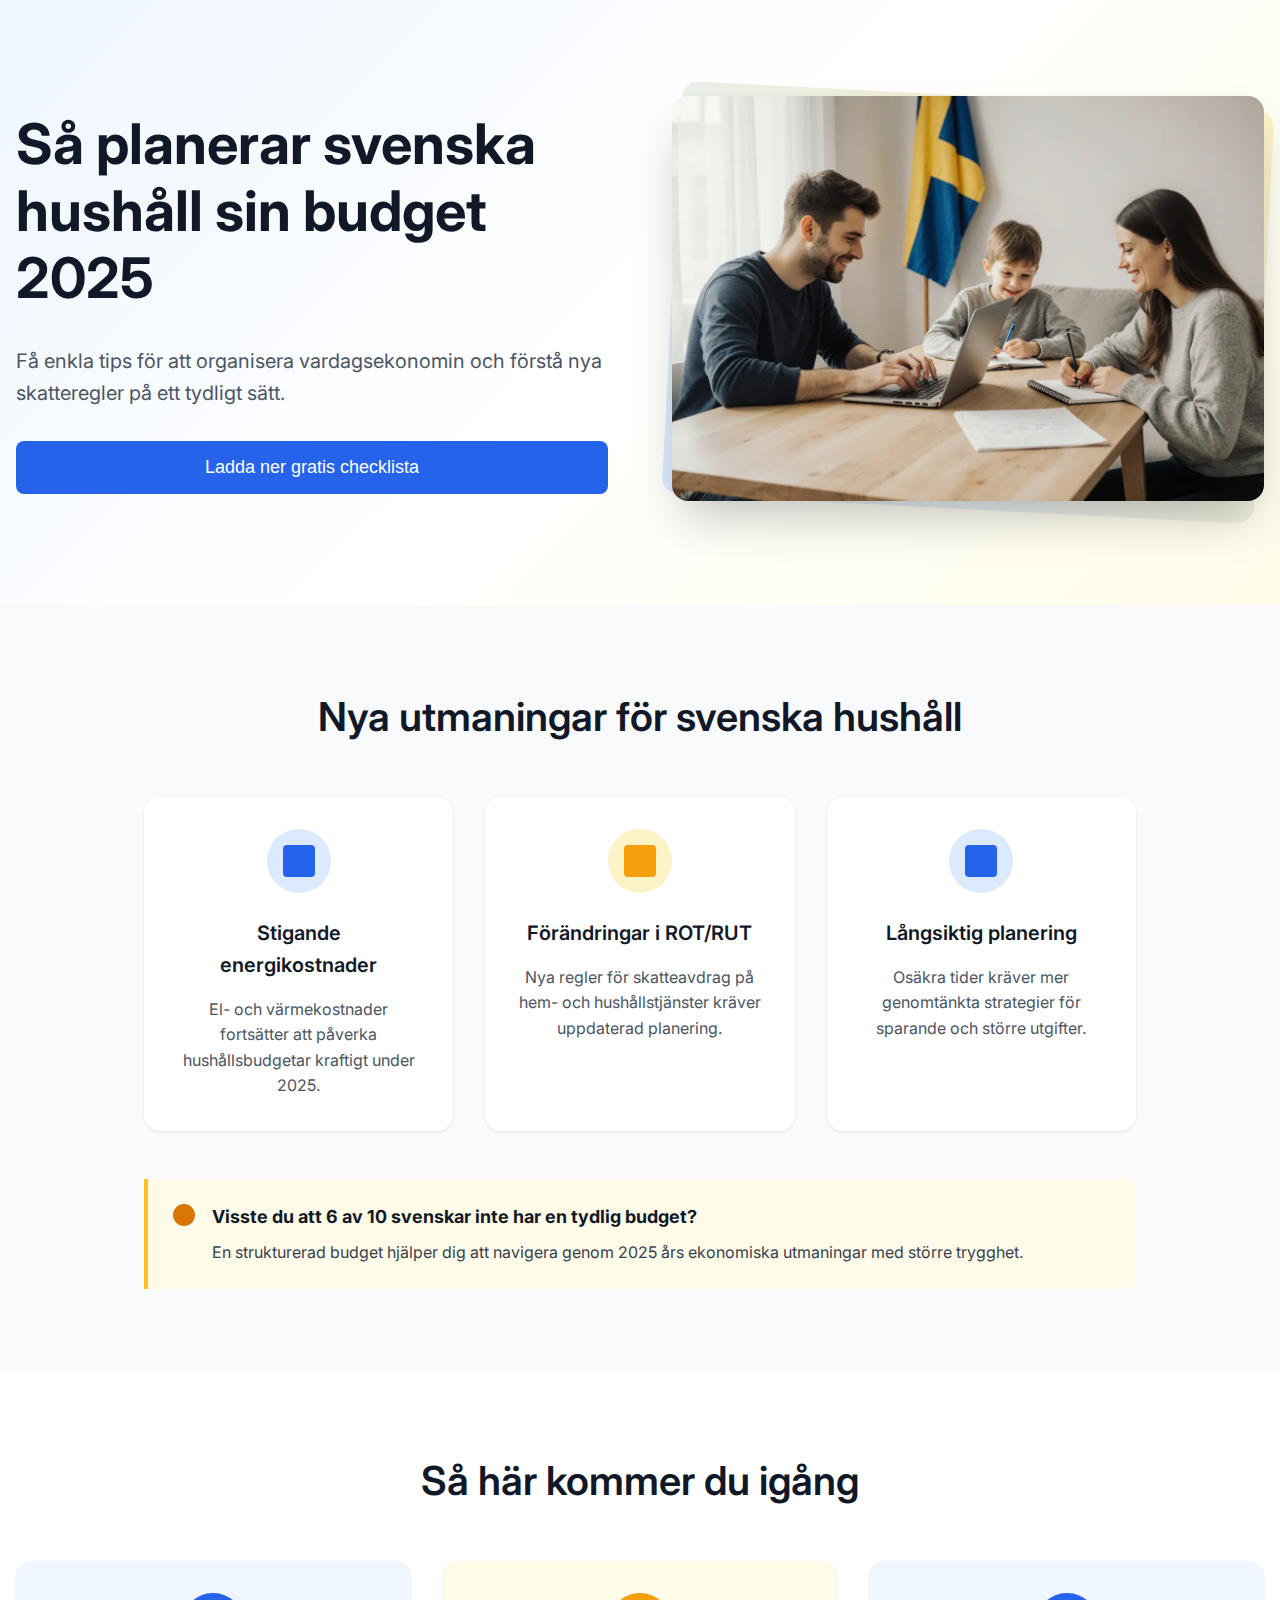
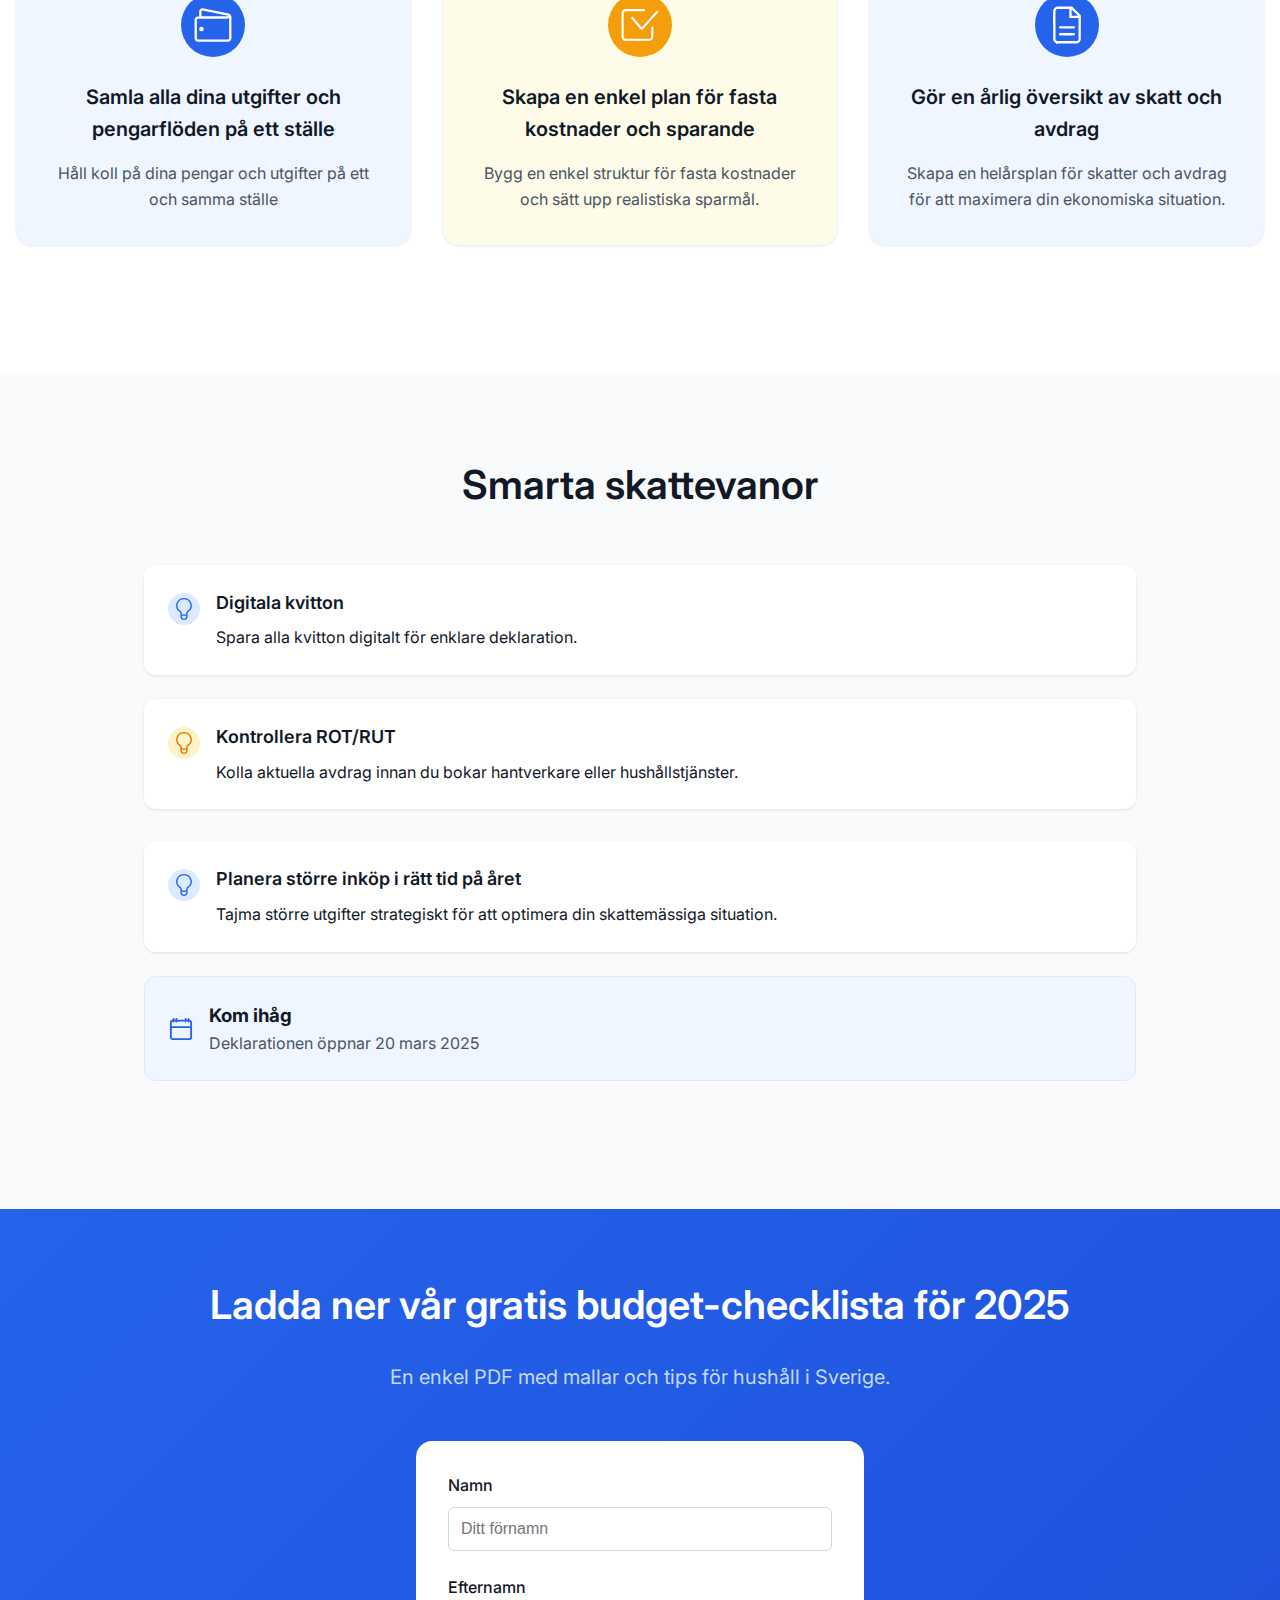
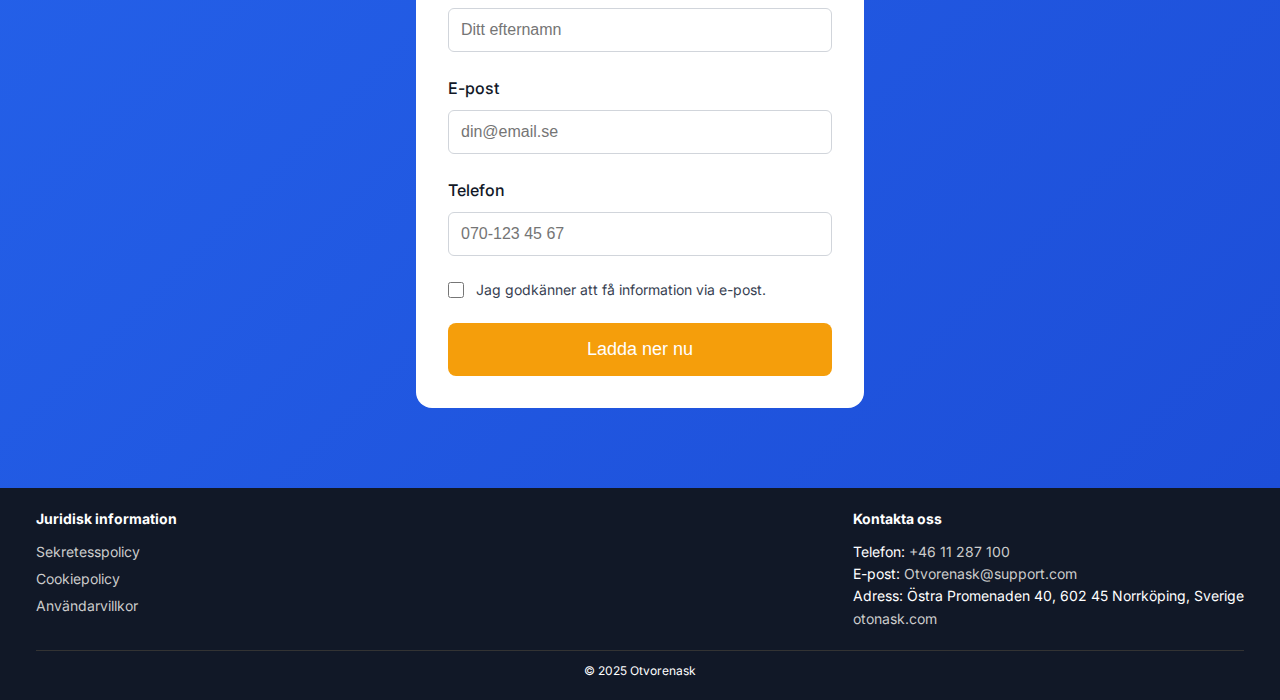
<file: index.html>
<!DOCTYPE html>
<html lang='sv'>
<head>
    <meta charset='UTF-8'>
    <meta name='viewport' content='width=device-width, initial-scale=1.0'>
    <meta name="description" content="Gratis budget-checklista för svenska hushåll 2025. Få enkla tips för vardagsekonomi och skatteregler i Sverige.">
    <title>Så planerar svenska hushåll sin budget 2025</title>
    <link rel='preconnect' href='https://fonts.googleapis.com'>
    <link rel='preconnect' href='https://fonts.gstatic.com' crossorigin>
    <link href='https://fonts.googleapis.com/css2?family=Inter:wght@400;500;600;700&display=swap' rel='stylesheet'>
    <link rel="stylesheet" href="style.css">
    <link rel="icon" href="favicon.ico">
</head>
<body>

<!-- Hero Section -->
<section class='hero'>
    <div class='container-lg'>
        <div class='hero-grid'>
            <div class='hero-content'>
                <h1>Så planerar svenska hushåll sin budget 2025</h1>
                <p>Få enkla tips för att organisera vardagsekonomin och förstå nya skatteregler på ett tydligt sätt.</p>
                <button class='btn btn-primary' onclick='scrollToForm()'>
                    Ladda ner gratis checklista
                </button>
            </div>
            <div class='hero-image-container'>
                <div class='hero-image-bg'></div>
                <img
                        src='image.webp'
                        alt='Swedish family planning budget'
                        class='hero-image'
                />
            </div>
        </div>
    </div>
</section>

<!-- Why Planning Matters 2025 -->
<section class='section section-gray'>
    <div class='container-md'>
        <h2 class='section-title'>Nya utmaningar för svenska hushåll</h2>

        <div class='grid-3'>
            <div class='card'>
                <div class='icon-container icon-blue-light'>
                    <div style='width: 2rem; height: 2rem; background: var(--blue-600); border-radius: 0.25rem;'></div>
                </div>
                <h3>Stigande energikostnader</h3>
                <p>El- och värmekostnader fortsätter att påverka hushållsbudgetar kraftigt under 2025.</p>
            </div>

            <div class='card'>
                <div class='icon-container icon-yellow-light'>
                    <div style='width: 2rem; height: 2rem; background: var(--yellow-500); border-radius: 0.25rem;'></div>
                </div>
                <h3>Förändringar i ROT/RUT</h3>
                <p>Nya regler för skatteavdrag på hem- och hushållstjänster kräver uppdaterad planering.</p>
            </div>

            <div class='card'>
                <div class='icon-container icon-blue-light'>
                    <div style='width: 2rem; height: 2rem; background: var(--blue-600); border-radius: 0.25rem;'></div>
                </div>
                <h3>Långsiktig planering</h3>
                <p>Osäkra tider kräver mer genomtänkta strategier för sparande och större utgifter.</p>
            </div>
        </div>

        <div class='highlight-box'>
            <div class='highlight-content'>
                <svg class='icon' viewBox='0 0 24 24' fill='none' stroke='currentColor' stroke-width='2'
                     style='color: var(--yellow-600); flex-shrink: 0;'>
                    <path d='M9 12l2 2 4-4'></path>
                    <circle cx='12' cy='12' r='10'></circle>
                </svg>
                <div>
                    <p>
                        <strong>Visste du att 6 av 10 svenskar inte har en tydlig budget?</strong>
                    </p>
                    <p style='margin-top: 0.5rem; color: var(--gray-700);'>
                        En strukturerad budget hjälper dig att navigera genom 2025 års ekonomiska utmaningar med större trygghet.
                    </p>
                </div>
            </div>
        </div>
    </div>
</section>

<!-- Three Steps to Better Budget -->
<section class='section'>
    <div class='container-lg'>
        <h2 class='section-title'>Så här kommer du igång</h2>

        <div class='grid-3'>
            <div class='card card-blue'>
                <div class='icon-container icon-blue'>
                    <svg class='icon-lg' viewBox="0 0 256 256">
                        <g><g><path fill="white" d="M223.9,235H32.1c-12.2,0-22.1-9.9-22.1-22.1v-118c0-12.2,9.9-22.1,22-22.1l7.4,0V43.1c0-12.2,9.9-22.1,22.1-22.1l1.5,0.1l164.9,33.2c16.6,4.4,18,17.1,17.9,22.6l0.1,135.9C246,225.1,236.1,235,223.9,235z M60.9,35.8c-3.8,0.3-6.7,3.5-6.7,7.3v29.6h162.2c5.9,0.1,7.2-4,7.1-4L60.9,35.8z M231.2,80.2c0,4.9-7.6,7.3-14.8,7.3H32.1c-4.1,0-7.4,3.3-7.4,7.4v118c0,4.1,3.3,7.4,7.4,7.4h191.8c4.1,0,7.4-3.3,7.4-7.4V80.2z M54.2,168.7c-8.1,0-14.7-6.6-14.7-14.8c0-8.1,6.6-14.7,14.7-14.7S69,145.8,69,153.9C69,162.1,62.4,168.7,54.2,168.7z"/></g></g>
                    </svg>
                </div>
                <h3>Samla alla dina utgifter och pengarflöden på ett ställe</h3>
                <p>Håll koll på dina pengar och utgifter på ett och samma ställe</p>
            </div>

            <div class='card card-yellow'>
                <div class='icon-container icon-yellow'>
                    <svg class='icon-lg' viewBox='0 0 256 256'>
                        <g><g><g><path fill='white' d='M30.5,26.9c-4.9,1-8.8,3.2-12.6,7c-3.8,3.7-6.4,8.3-7.3,13c-0.4,1.8-0.5,25.9-0.5,81c0,55.1,0.1,79.2,0.5,81c2,9.8,10.3,18,20.3,20.1c4.8,1,156.8,1,161.6,0c11.4-2.4,19.3-11,20.8-22.7c0.3-2.4,0.5-16.4,0.5-35.7v-31.8h-6.9h-6.9l-0.1,33.7l-0.1,33.7l-1.4,2.9c-1.6,3.1-4.5,5.5-7.9,6.4c-1.2,0.3-27.5,0.4-79.8,0.4l-78-0.1l-1.9-1c-2.5-1.3-4.7-3.7-5.9-6.3c-1-2.1-1-2.7-1-80.4c0-77.7,0-78.3,1-80.4c1.2-2.6,3.4-5,5.9-6.3l1.9-1l63-0.1l62.9-0.1V33v-6.9l-62.4,0C44.2,26.2,33,26.3,30.5,26.9z'/><path
                                fill='white'
                                d='M187.3,89.4l-48.4,53.8l-3.7-4.4c-2-2.4-14.9-17.8-28.6-34.1c-13.7-16.4-25.1-30-25.5-30.3c-0.4-0.5-1.7,0.4-5.7,3.7c-2.8,2.3-5.1,4.4-5.1,4.6c0,0.2,13.6,16.5,30.1,36.2c33.9,40.5,31.8,38.4,38.4,38.4c4.3,0,6.3-1,9.7-4.5c1.3-1.3,23.7-26.1,49.8-55.1L246,44.9l-4.4-4.2c-2.4-2.3-4.7-4.4-5.1-4.6C235.8,35.7,227,45.3,187.3,89.4z' /></g></g></g>
                    </svg>
                </div>
                <h3>Skapa en enkel plan för fasta kostnader och sparande</h3>
                <p>Bygg en enkel struktur för fasta kostnader och sätt upp realistiska sparmål.</p>
            </div>

            <div class='card card-blue'>
                <div class='icon-container icon-blue'>
                    <svg class='icon-lg' viewBox="0 0 256 256">
                        <g>
                            <g>
                                <g>
                                    <path fill="white"
                                          d="M62.8,10.7C53.9,12.6,46,19,42.2,27.3c-2.9,6.3-2.7,1-2.7,100.7c0,81.1,0.1,91.2,0.7,94.4c1.9,9.2,7.7,16.6,16.1,20.7c6.5,3.1,3.7,3,71.7,3c68,0,65.2,0.1,71.7-3c8.4-4.1,14.2-11.5,16.1-20.7c0.6-3.1,0.7-12,0.7-79.9V66l-28-28l-28-28l-47.2,0C73.3,10.1,65.5,10.2,62.8,10.7z M142.8,54.3v29.5h29.5h29.5l-0.1,68.3l-0.1,68.4l-1.1,2.3c-1.5,2.9-4.3,5.7-7.2,7.2l-2.3,1.1H128H65.1l-2.3-1.1c-2.9-1.5-5.7-4.3-7.2-7.2l-1.1-2.3l-0.1-91.3c-0.1-64.5,0-91.9,0.4-93.3c1.1-4.5,5.3-9,9.9-10.4c1.5-0.5,10.3-0.6,40.1-0.6l38.1,0V54.3L142.8,54.3z M178.2,48.5L198.8,69h-20.6h-20.6V48.5c0-11.3,0-20.5,0.1-20.5C157.7,28,167,37.2,178.2,48.5z"/>
                                    <path fill="white"
                                          d="M80.6,136.2c-0.8,0.4-2.1,1.5-2.8,2.4c-1.8,2.4-1.8,6.2,0,8.5c2.5,3.3-0.7,3.1,50.1,3.1c50.9,0,47.6,0.2,50.1-3.1c1.8-2.4,1.8-6.1,0-8.5c-2.5-3.3,0.7-3.1-50.2-3.1C86.5,135.4,82,135.5,80.6,136.2z"/>
                                    <path fill="white"
                                          d="M80.8,180.3c-4.3,1.8-5.6,7.4-2.8,11.1c2.4,3.2-0.6,3,50,3c50.9,0,47.6,0.2,50.1-3.1c1.8-2.4,1.8-6.1,0-8.5c-2.5-3.4,0.7-3.1-50.2-3.1C90.9,179.7,81.9,179.8,80.8,180.3z"/>
                                </g>
                            </g>
                        </g>
                    </svg>
                </div>
                <h3>Gör en årlig översikt av skatt och avdrag</h3>
                <p>Skapa en helårsplan för skatter och avdrag för att maximera din ekonomiska situation.</p>
            </div>
        </div>
    </div>
</section>

<!-- Tax Tips -->
<section class='section section-gray'>
    <div class='container-md'>
        <h2 class='section-title'>Smarta skattevanor</h2>

        <div class='tips-grid'>
            <div style='display: flex; flex-direction: column; gap: 1.5rem;'>
                <div class='tip-item'>
                    <div class='tip-icon icon-blue-light'>
                        <svg class='icon' viewBox="0 0 256 256">
                            <g><g><path fill="var(--blue-600)" d="M128,24.8c-38.8,0-68.9,30.5-68.9,67.9c0,27.8,13.1,40.5,26.1,51.8c9.8,8.4,20.1,16.5,20.1,29v9.6c3,1.7,9.4,4.1,22.6,4.1c12.6,0,19.4-2.4,22.9-4.4v-9.3c0-15.8,11.8-24.8,22.1-33.5c12.6-10.6,24.1-21.6,24.1-47.2C196.9,55.3,166.8,24.8,128,24.8z M127.7,231.1c14.9,0,23.3-8.3,23.3-22.8v-10.1c-5.6,1.8-13,3.5-22.9,3.5c-10.1,0-17.5-1.5-22.9-3.3v9.9C105.1,222.7,113.3,231.1,127.7,231.1z M183,151.1c-10.1,8.4-16.9,13.8-16.9,22.4V186l-0.2,1h0.3v21.4c0,22.4-15.5,37.6-37.9,37.6c-23.4,0-38.4-15.2-38.4-37.6V187h0.2l-0.2-1v-12.5c0-5.7-5.9-10.3-14.8-18c-13.8-12-31.4-28.3-31.4-62.7C43.7,47.1,80.8,10,128,10c47.2,0,84.3,37.1,84.3,82.8C212.3,125.1,196.6,139.5,183,151.1z"/></g></g>
                        </svg>
                    </div>
                    <div class='tip-content'>
                        <h3>Digitala kvitton</h3>
                        <p>Spara alla kvitton digitalt för enklare deklaration.</p>
                    </div>
                </div>

                <div class='tip-item'>
                    <div class='tip-icon icon-yellow-light'>
                        <svg class='icon' viewBox="0 0 256 256">
                            <g><g><path fill="var(--yellow-600)" d="M128,24.8c-38.8,0-68.9,30.5-68.9,67.9c0,27.8,13.1,40.5,26.1,51.8c9.8,8.4,20.1,16.5,20.1,29v9.6c3,1.7,9.4,4.1,22.6,4.1c12.6,0,19.4-2.4,22.9-4.4v-9.3c0-15.8,11.8-24.8,22.1-33.5c12.6-10.6,24.1-21.6,24.1-47.2C196.9,55.3,166.8,24.8,128,24.8z M127.7,231.1c14.9,0,23.3-8.3,23.3-22.8v-10.1c-5.6,1.8-13,3.5-22.9,3.5c-10.1,0-17.5-1.5-22.9-3.3v9.9C105.1,222.7,113.3,231.1,127.7,231.1z M183,151.1c-10.1,8.4-16.9,13.8-16.9,22.4V186l-0.2,1h0.3v21.4c0,22.4-15.5,37.6-37.9,37.6c-23.4,0-38.4-15.2-38.4-37.6V187h0.2l-0.2-1v-12.5c0-5.7-5.9-10.3-14.8-18c-13.8-12-31.4-28.3-31.4-62.7C43.7,47.1,80.8,10,128,10c47.2,0,84.3,37.1,84.3,82.8C212.3,125.1,196.6,139.5,183,151.1z"/></g></g>
                        </svg>
                    </div>
                    <div class='tip-content'>
                        <h3>Kontrollera ROT/RUT</h3>
                        <p>Kolla aktuella avdrag innan du bokar hantverkare eller hushållstjänster.</p>
                    </div>
                </div>
            </div>

            <div style='display: flex; flex-direction: column; gap: 1.5rem;'>
                <div class='tip-item'>
                    <div class='tip-icon icon-blue-light'>
                        <svg class='icon' viewBox="0 0 256 256">
                            <g><g><path fill="var(--blue-600)" d="M128,24.8c-38.8,0-68.9,30.5-68.9,67.9c0,27.8,13.1,40.5,26.1,51.8c9.8,8.4,20.1,16.5,20.1,29v9.6c3,1.7,9.4,4.1,22.6,4.1c12.6,0,19.4-2.4,22.9-4.4v-9.3c0-15.8,11.8-24.8,22.1-33.5c12.6-10.6,24.1-21.6,24.1-47.2C196.9,55.3,166.8,24.8,128,24.8z M127.7,231.1c14.9,0,23.3-8.3,23.3-22.8v-10.1c-5.6,1.8-13,3.5-22.9,3.5c-10.1,0-17.5-1.5-22.9-3.3v9.9C105.1,222.7,113.3,231.1,127.7,231.1z M183,151.1c-10.1,8.4-16.9,13.8-16.9,22.4V186l-0.2,1h0.3v21.4c0,22.4-15.5,37.6-37.9,37.6c-23.4,0-38.4-15.2-38.4-37.6V187h0.2l-0.2-1v-12.5c0-5.7-5.9-10.3-14.8-18c-13.8-12-31.4-28.3-31.4-62.7C43.7,47.1,80.8,10,128,10c47.2,0,84.3,37.1,84.3,82.8C212.3,125.1,196.6,139.5,183,151.1z"/></g></g>
                        </svg>
                    </div>
                    <div class='tip-content'>
                        <h3>Planera större inköp i rätt tid på året</h3>
                        <p>Tajma större utgifter strategiskt för att optimera din skattemässiga situation.</p>
                    </div>
                </div>

                <div class='reminder-box'>
                    <svg class='icon' viewBox="0 0 256 256">
                        <g><g><g><path fill="var(--blue-600)" d="M45.2,10.9c-2.7,1.3-3.6,2.2-4.8,4.9c-0.8,1.8-1,3-1,7.9v5.9h-1.9c-1.1,0-3.3,0.3-4.9,0.7C22.7,32.7,14.5,40.5,11,50.9c-0.8,2.4-0.8,6.2-1,85.1c-0.1,74.1,0,83,0.6,86.3c1.9,9.2,7.7,16.7,16.2,20.8c6.6,3.2,0.4,3,102.9,2.9l92.3-0.1l3.8-1.3c4.3-1.4,9.8-4.9,12.4-7.8c2.8-3.1,5.3-7.2,6.6-11.2l1.2-3.7v-84c0-80.3,0-84.1-0.8-86.8c-2.6-8.6-9.1-15.9-17.2-19.3c-2.7-1.2-7.1-2.2-9.3-2.2h-2v-5.9c0-5.2-0.1-6.1-1.1-8.2c-1.3-2.8-2.1-3.6-5.1-4.9c-5.4-2.4-11.7,0.9-13.1,7c-0.3,1.2-0.5,4.3-0.5,7v5H192h-4.8v-5.9c0-5.5-0.1-6.1-1.2-8.4c-2.7-5.3-8.9-7-13.8-3.8c-3.7,2.4-4.7,5.3-4.8,13.2v5h-39.2H88.9v-4.6c0-8.1-1.1-11.2-4.8-13.6c-4.9-3.1-11.2-1.4-13.8,3.8c-1.2,2.4-1.3,2.9-1.3,8.4v5.9h-4.8h-4.8l-0.2-6.1c-0.1-4-0.5-6.6-0.9-7.7C56.1,10.8,50.1,8.5,45.2,10.9z M39.7,50.8c0.9,4.9,4.7,8,9.7,8c4.8,0,8.6-3.2,9.4-7.9l0.3-1.6l4.9-0.1l4.9-0.1l0.3,1.8c0.9,4.9,4.7,8,9.7,8c4.8,0,8.6-3.2,9.4-7.9l0.3-1.6l39.3-0.1l39.4-0.1l0.3,1.2c1.2,5.4,4.7,8.5,9.6,8.5c5,0,8.8-3.1,9.7-8.1l0.3-1.7h4.8h4.8l0.3,1.2c1.2,5.4,4.7,8.5,9.6,8.5c5,0,8.8-3.1,9.7-8.1c0.4-1.9,0.5-1.9,3-1.2c2.3,0.7,4.8,2.9,6,5.1c0.9,1.7,0.9,2.8,0.9,22.8v21h-98.3H29.8v-21c0-20.1,0-21.1,0.9-22.8c1.1-2.2,3.5-4.2,5.9-4.9C39.2,48.9,39.3,48.9,39.7,50.8z M226.4,168.3v50l-1.1,2c-1.3,2.5-4.2,4.6-6.7,4.9c-1.1,0.1-1.9,0.5-1.9,0.6c0,0.2-39.4,0.4-89.9,0.4H36.8l-2-1.1c-1.1-0.6-2.6-2-3.4-3l-1.4-2l-0.1-51l-0.1-51h98.3h98.3L226.4,168.3L226.4,168.3z"/></g></g></g>
                    </svg>
                    <div>
                        <h3 style='margin: 0; color: var(--gray-900);'>Kom ihåg</h3>
                        <p style='margin: 0; color: var(--gray-600);'>Deklarationen öppnar 20 mars 2025</p>
                    </div>
                </div>
            </div>
        </div>
    </div>
</section>

<!-- CTA / Lead Form -->
<section id='lead-form' class='cta-section'>
    <div class='container-md'>
        <div style='text-align: center; margin-bottom: 3rem;'>
            <h2 class='cta-title'>Ladda ner vår gratis budget-checklista för 2025</h2>
            <p class='cta-subtitle'>En enkel PDF med mallar och tips för hushåll i Sverige.</p>
        </div>

        <div id='form-container' class='form-container'>
            <form id='lead-form-element'>
                <div class='form-group'>
                    <label for='firstName' class='form-label'>Namn</label>
                    <input type='text' id='firstName' name='firstName' class='form-input' placeholder='Ditt förnamn' required>
                    <div id='firstName-error' class='error-message hidden'></div>
                </div>

                <div class='form-group'>
                    <label for='lastName' class='form-label'>Efternamn</label>
                    <input type='text' id='lastName' name='lastName' class='form-input' placeholder='Ditt efternamn' required>
                    <div id='lastName-error' class='error-message hidden'></div>
                </div>

                <div class='form-group'>
                    <label for='email' class='form-label'>E-post</label>
                    <input type='email' id='email' name='email' class='form-input' placeholder='din@email.se' required>
                    <div id='email-error' class='error-message hidden'></div>
                </div>

                <div class='form-group'>
                    <label for='phone' class='form-label'>Telefon</label>
                    <input type='tel' id='phone' name='phone' class='form-input' placeholder='070-123 45 67' required>
                    <div id='phone-error' class='error-message hidden'></div>
                </div>

                <div class='checkbox-group'>
                    <input type='checkbox' id='consent' name='consent' class='checkbox' required>
                    <label for='consent' class='checkbox-label'>
                        Jag godkänner att få information via e-post.
                    </label>
                </div>
                <div id='consent-error' class='error-message hidden'></div>

                <button type='submit' class='btn btn-secondary' style='width: 100%; padding: 1rem; font-size: 1.125rem;'>
                    Ladda ner nu
                </button>
            </form>
        </div>

        <div id='success-container' class='success-container hidden'>
            <svg class='success-icon' viewBox='0 0 24 24' fill='none' stroke='currentColor' stroke-width='2'
                 style='color: var(--green-600);'>
                <path d='M9 12l2 2 4-4'></path>
                <circle cx='12' cy='12' r='10'></circle>
            </svg>
            <h3 class='success-title'>Tack!</h3>
            <p class='success-text'>Din checklista skickas till din e-post inom några minuter.</p>
        </div>
    </div>
</section>

<!-- Footer -->
<footer class="footer">
    <div class="container-lg">
        <div class="footer-columns">
            <!-- Legal -->
            <div class="footer-legal">
                <h4>Juridisk information</h4>
                <ul>
                    <li><a class="link" href="privacy-policy.html" target="_blank">Sekretesspolicy</a></li>
                    <li><a class="link" href="cookies.html" target="_blank">Cookiepolicy</a></li>
                    <li><a class="link" href="terms.html" target="_blank">Användarvillkor</a></li>
                </ul>
            </div>

            <!-- Contact -->
            <div class="footer-contact">
                <h4>Kontakta oss</h4>
                <p>Telefon: <a href="tel:+4611287100">+46 11 287 100</a></p>
                <p>E-post: <a href="mailto:otvorenask@support.com">Otvorenask@support.com</a></p>
                <p>Adress: Östra Promenaden 40, 602 45 Norrköping, Sverige</p>
                <p><a class="link" href="https://otonask.com/" target="_blank">otonask.com</a></p>
            </div>
        </div>

        <div class="footer-bottom">
            <p>© 2025 Otvorenask</p>
        </div>
    </div>
</footer>

<script src="script.js"></script>
</body>
</html>
</file>
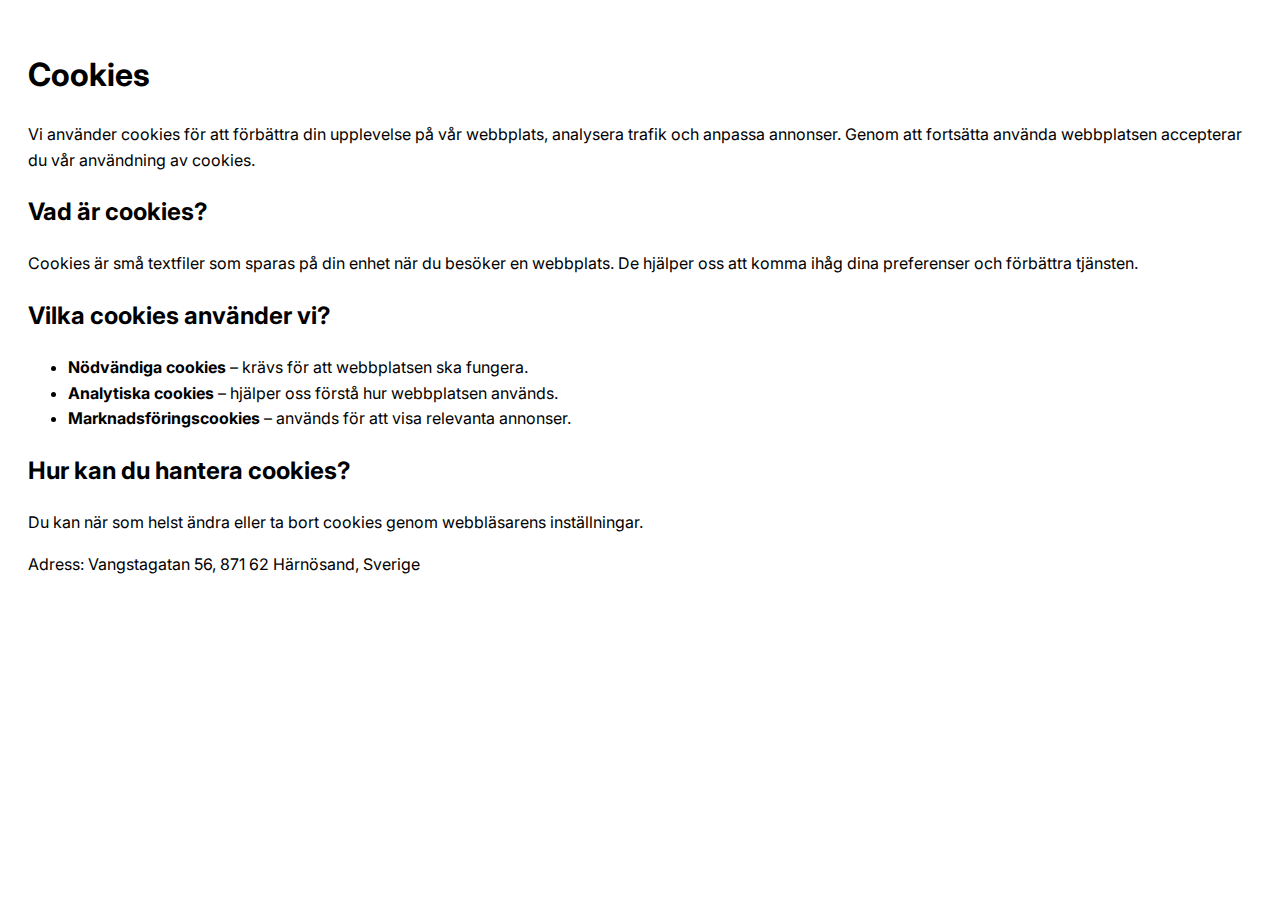
<file: cookies.html>
<!DOCTYPE html>
<html lang='sv'>
<head>
    <meta charset='UTF-8'>
    <meta name='viewport' content='width=device-width, initial-scale=1.0'>
    <title>Cookies</title>
    <link rel='preconnect' href='https://fonts.googleapis.com'>
    <link rel='preconnect' href='https://fonts.gstatic.com' crossorigin>
    <link href='https://fonts.googleapis.com/css2?family=Inter:wght@400;500;600;700&display=swap' rel='stylesheet'>
    <style>
        body {
            font-family: 'Inter', -apple-system, BlinkMacSystemFont, sans-serif;
            line-height: 1.6;
            color: var(--gray-900);
            background: white;
            padding: 20px;
        }
    </style>
</head>
<body>
<h1>Cookies</h1>
<p>Vi använder cookies för att förbättra din upplevelse på vår webbplats, analysera trafik och anpassa annonser. Genom att fortsätta använda webbplatsen accepterar du vår användning av cookies.</p>

<h2>Vad är cookies?</h2>
<p>Cookies är små textfiler som sparas på din enhet när du besöker en webbplats. De hjälper oss att komma ihåg dina preferenser och förbättra tjänsten.</p>

<h2>Vilka cookies använder vi?</h2>
<ul>
    <li><strong>Nödvändiga cookies</strong> – krävs för att webbplatsen ska fungera.</li>
    <li><strong>Analytiska cookies</strong> – hjälper oss förstå hur webbplatsen används.</li>
    <li><strong>Marknadsföringscookies</strong> – används för att visa relevanta annonser.</li>
</ul>

<h2>Hur kan du hantera cookies?</h2>
<p>Du kan när som helst ändra eller ta bort cookies genom webbläsarens inställningar.</p>

<p>Adress: Vangstagatan 56, 871 62 Härnösand, Sverige</p>

</body>
</html>
</file>
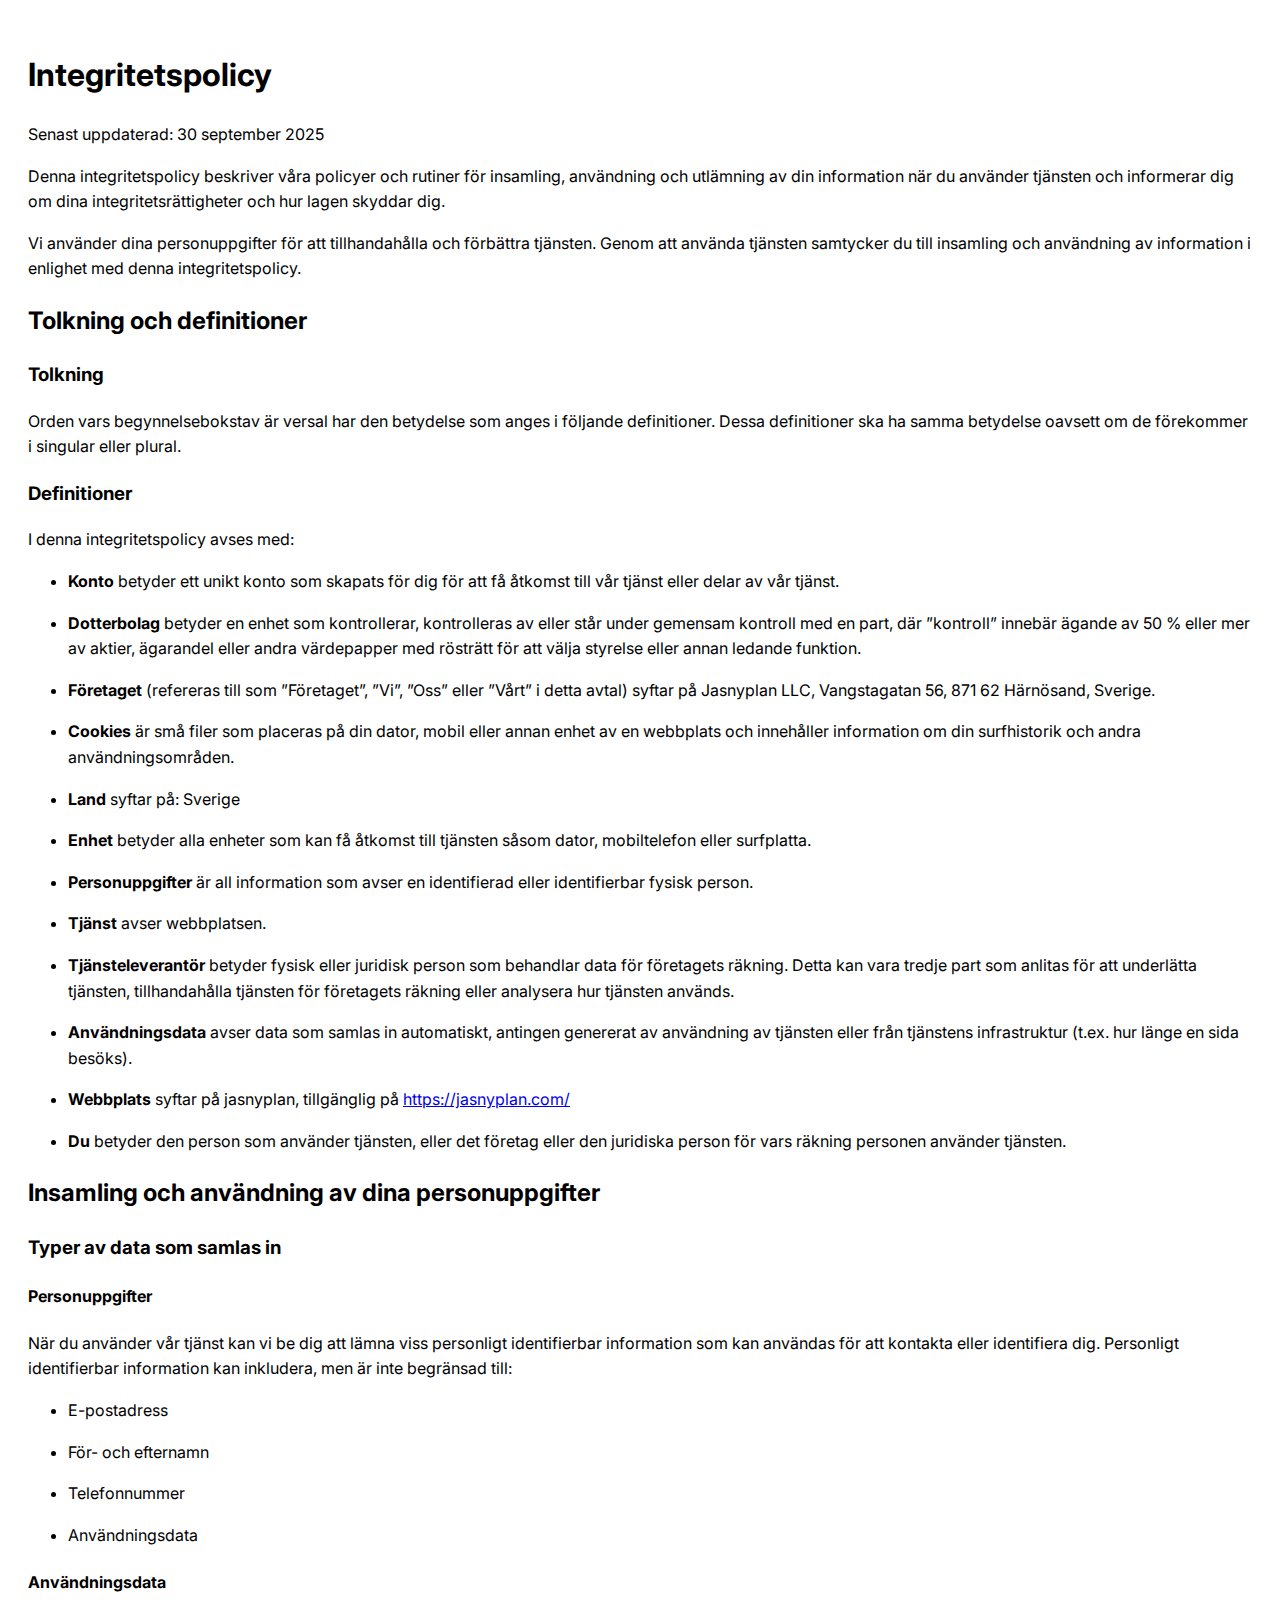
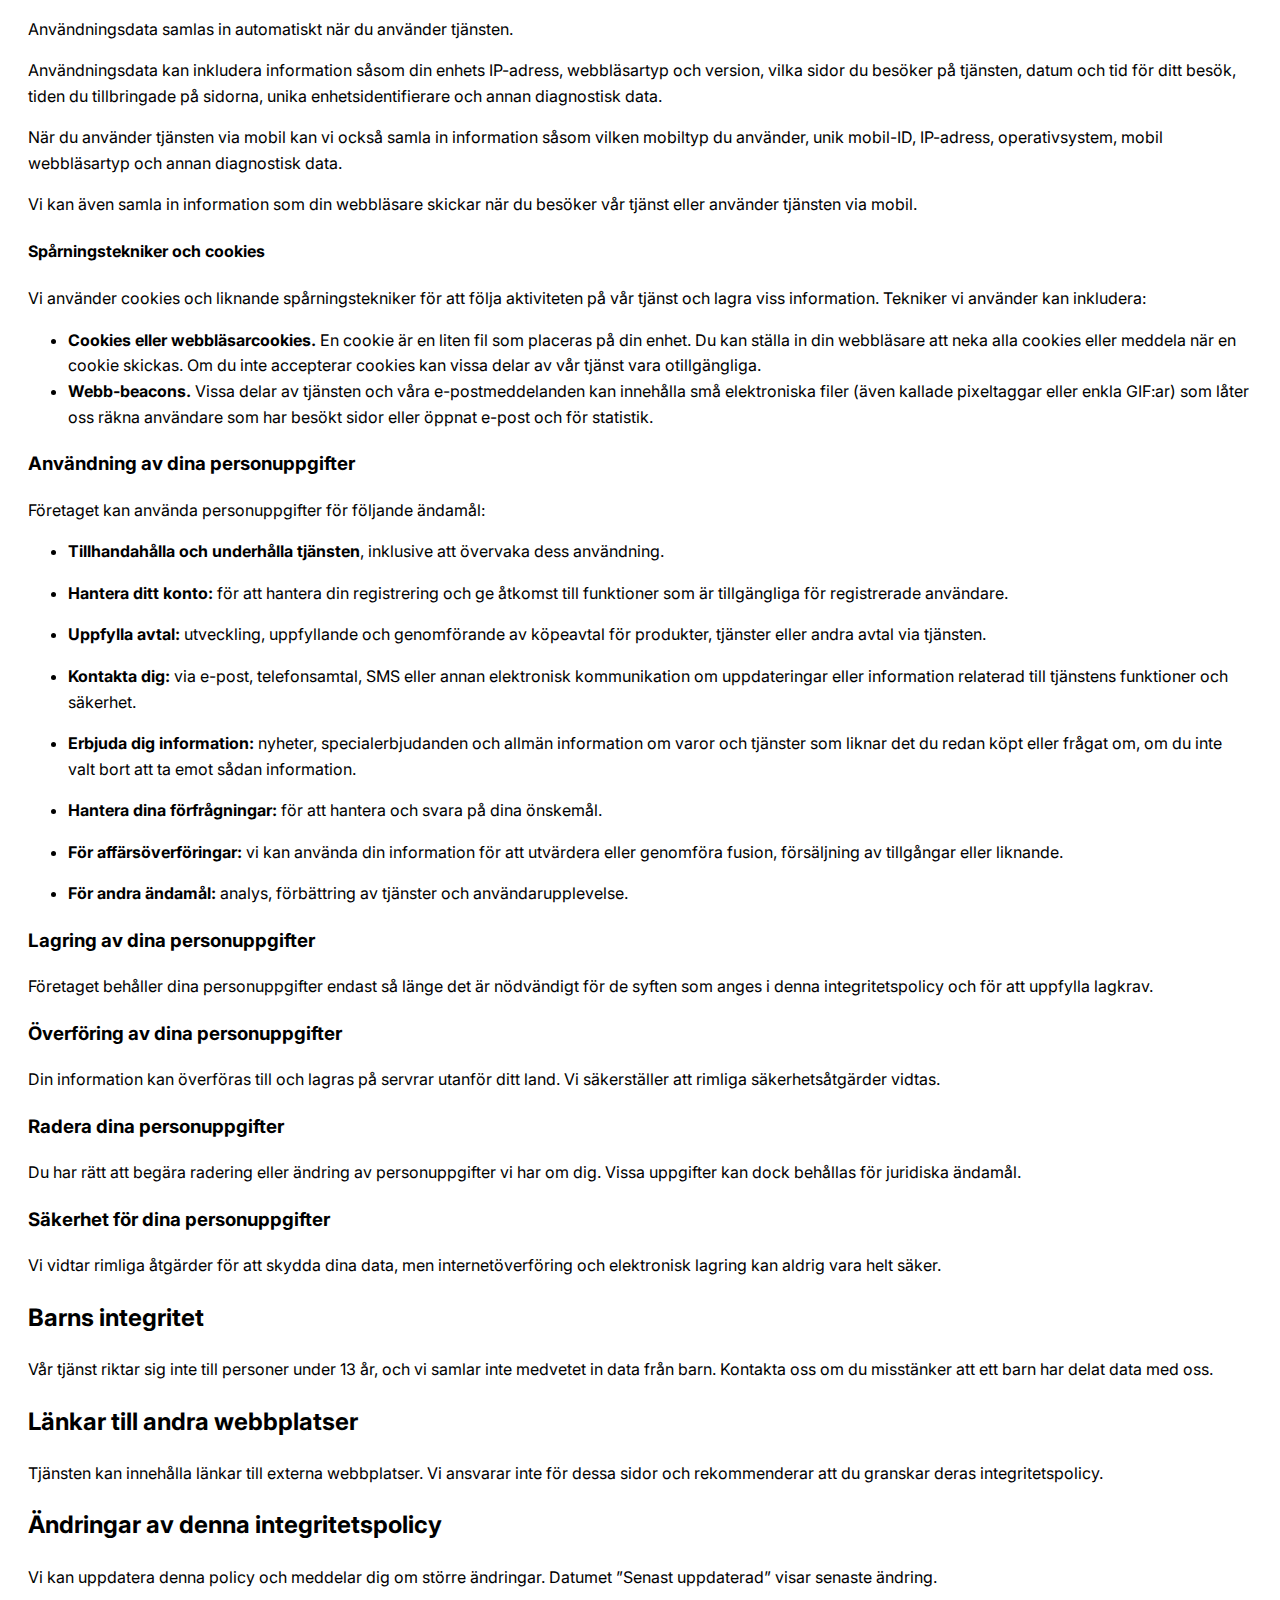
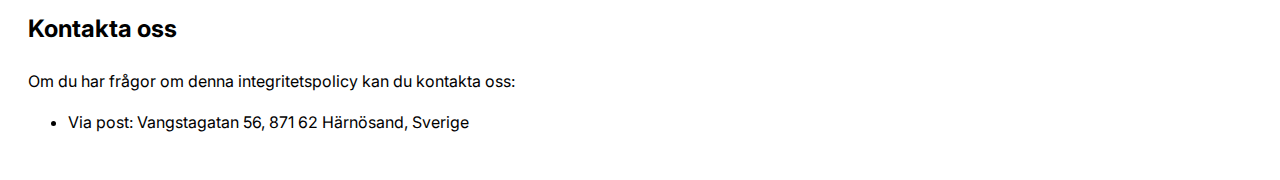
<file: integritetspolicy.html>
<!DOCTYPE html>
<html lang='sv'>
<head>
    <meta charset='UTF-8'>
    <meta name='viewport' content='width=device-width, initial-scale=1.0'>
    <title>Integritetspolicy</title>
    <link rel='preconnect' href='https://fonts.googleapis.com'>
    <link rel='preconnect' href='https://fonts.gstatic.com' crossorigin>
    <link href='https://fonts.googleapis.com/css2?family=Inter:wght@400;500;600;700&display=swap' rel='stylesheet'>
    <style>
        body {
            font-family: 'Inter', -apple-system, BlinkMacSystemFont, sans-serif;
            line-height: 1.6;
            color: var(--gray-900);
            background: white;
            padding: 20px;
        }
    </style>
</head>
<body>
<h1>Integritetspolicy</h1>
<p>Senast uppdaterad: 30 september 2025</p>
<p>Denna integritetspolicy beskriver våra policyer och rutiner för insamling, användning och utlämning av din
    information
    när du använder tjänsten och informerar dig om dina integritetsrättigheter och hur lagen skyddar dig.</p>
<p>Vi använder dina personuppgifter för att tillhandahålla och förbättra tjänsten. Genom att använda tjänsten samtycker
    du till insamling och användning av information i enlighet med denna integritetspolicy.

<h2>Tolkning och definitioner</h2>
<h3>Tolkning</h3>
<p>Orden vars begynnelsebokstav är versal har den betydelse som anges i följande definitioner. Dessa definitioner ska ha
    samma betydelse oavsett om de förekommer i singular eller plural.</p>
<h3>Definitioner</h3>
<p>I denna integritetspolicy avses med:</p>
<ul>
    <li>
        <p><strong>Konto</strong> betyder ett unikt konto som skapats för dig för att få åtkomst till vår tjänst eller
            delar av vår tjänst.</p>
    </li>
    <li>
        <p><strong>Dotterbolag</strong> betyder en enhet som kontrollerar, kontrolleras av eller står under gemensam
            kontroll med en part, där ”kontroll” innebär ägande av 50 % eller mer av aktier, ägarandel eller andra
            värdepapper med rösträtt för att välja styrelse eller annan ledande funktion.</p>
    </li>
    <li>
        <p><strong>Företaget</strong> (refereras till som ”Företaget”, ”Vi”, ”Oss” eller ”Vårt” i detta avtal) syftar på
            Jasnyplan LLC, Vangstagatan 56, 871 62 Härnösand, Sverige.</p>
    </li>
    <li>
        <p><strong>Cookies</strong> är små filer som placeras på din dator, mobil eller annan enhet av en webbplats och
            innehåller information om din surfhistorik och andra användningsområden.</p>
    </li>
    <li>
        <p><strong>Land</strong> syftar på: Sverige</p>
    </li>
    <li>
        <p><strong>Enhet</strong> betyder alla enheter som kan få åtkomst till tjänsten såsom dator, mobiltelefon eller
            surfplatta.</p>
    </li>
    <li>
        <p><strong>Personuppgifter</strong> är all information som avser en identifierad eller identifierbar fysisk
            person.</p>
    </li>
    <li>
        <p><strong>Tjänst</strong> avser webbplatsen.</p>
    </li>
    <li>
        <p><strong>Tjänsteleverantör</strong> betyder fysisk eller juridisk person som behandlar data för företagets
            räkning. Detta kan vara tredje part som anlitas för att underlätta tjänsten, tillhandahålla tjänsten för
            företagets räkning eller analysera hur tjänsten används.</p>
    </li>
    <li>
        <p><strong>Användningsdata</strong> avser data som samlas in automatiskt, antingen genererat av användning av
            tjänsten eller från tjänstens infrastruktur (t.ex. hur länge en sida besöks).</p>
    </li>
    <li>
        <p><strong>Webbplats</strong> syftar på jasnyplan, tillgänglig på <a href='https://jasnyplan.com/'
                                                                             rel='external nofollow noopener'
                                                                             target='_blank'>https://jasnyplan.com/</a>
        </p>
    </li>
    <li>
        <p><strong>Du</strong> betyder den person som använder tjänsten, eller det företag eller den juridiska person
            för vars räkning personen använder tjänsten.</p>
    </li>
</ul>

<h2>Insamling och användning av dina personuppgifter</h2>
<h3>Typer av data som samlas in</h3>
<h4>Personuppgifter</h4>
<p>När du använder vår tjänst kan vi be dig att lämna viss personligt identifierbar information som kan användas för att
    kontakta eller identifiera dig. Personligt identifierbar information kan inkludera, men är inte begränsad till:</p>
<ul>
    <li><p>E-postadress</p></li>
    <li><p>För- och efternamn</p></li>
    <li><p>Telefonnummer</p></li>
    <li><p>Användningsdata</p></li>
</ul>
<h4>Användningsdata</h4>
<p>Användningsdata samlas in automatiskt när du använder tjänsten.</p>
<p>Användningsdata kan inkludera information såsom din enhets IP-adress, webbläsartyp och version, vilka sidor du
    besöker på tjänsten, datum och tid för ditt besök, tiden du tillbringade på sidorna, unika enhetsidentifierare och
    annan diagnostisk data.</p>
<p>När du använder tjänsten via mobil kan vi också samla in information såsom vilken mobiltyp du använder, unik
    mobil-ID, IP-adress, operativsystem, mobil webbläsartyp och annan diagnostisk data.</p>
<p>Vi kan även samla in information som din webbläsare skickar när du besöker vår tjänst eller använder tjänsten via
    mobil.</p>

<h4>Spårningstekniker och cookies</h4>
<p>Vi använder cookies och liknande spårningstekniker för att följa aktiviteten på vår tjänst och lagra viss
    information.
    Tekniker vi använder kan inkludera:</p>
<ul>
    <li><strong>Cookies eller webbläsarcookies.</strong> En cookie är en liten fil som placeras på din enhet. Du kan
        ställa in din webbläsare att neka alla cookies eller meddela när en cookie skickas. Om du inte accepterar
        cookies kan vissa delar av vår tjänst vara otillgängliga.
    </li>
    <li><strong>Webb-beacons.</strong> Vissa delar av tjänsten och våra e-postmeddelanden kan innehålla små elektroniska
        filer (även kallade pixeltaggar eller enkla GIF:ar) som låter oss räkna användare som har besökt sidor eller
        öppnat e-post och för statistik.
    </li>
</ul>

<h3>Användning av dina personuppgifter</h3>
<p>Företaget kan använda personuppgifter för följande ändamål:</p>
<ul>
    <li><p><strong>Tillhandahålla och underhålla tjänsten</strong>, inklusive att övervaka dess användning.</p></li>
    <li><p><strong>Hantera ditt konto:</strong> för att hantera din registrering och ge åtkomst till funktioner som är
        tillgängliga för registrerade användare.</p></li>
    <li><p><strong>Uppfylla avtal:</strong> utveckling, uppfyllande och genomförande av köpeavtal för produkter,
        tjänster eller andra avtal via tjänsten.</p></li>
    <li><p><strong>Kontakta dig:</strong> via e-post, telefonsamtal, SMS eller annan elektronisk kommunikation om
        uppdateringar eller information relaterad till tjänstens funktioner och säkerhet.</p></li>
    <li><p><strong>Erbjuda dig information:</strong> nyheter, specialerbjudanden och allmän information om varor och
        tjänster som liknar det du redan köpt eller frågat om, om du inte valt bort att ta emot sådan information.</p>
    </li>
    <li><p><strong>Hantera dina förfrågningar:</strong> för att hantera och svara på dina önskemål.</p></li>
    <li><p><strong>För affärsöverföringar:</strong> vi kan använda din information för att utvärdera eller genomföra
        fusion, försäljning av tillgångar eller liknande.</p></li>
    <li><p><strong>För andra ändamål:</strong> analys, förbättring av tjänster och användarupplevelse.</p></li>
</ul>

<h3>Lagring av dina personuppgifter</h3>
<p>Företaget behåller dina personuppgifter endast så länge det är nödvändigt för de syften som anges i denna
    integritetspolicy och för att uppfylla lagkrav.</p>

<h3>Överföring av dina personuppgifter</h3>
<p>Din information kan överföras till och lagras på servrar utanför ditt land. Vi säkerställer att rimliga
    säkerhetsåtgärder vidtas.</p>

<h3>Radera dina personuppgifter</h3>
<p>Du har rätt att begära radering eller ändring av personuppgifter vi har om dig. Vissa uppgifter kan dock behållas för
    juridiska ändamål.</p>

<h3>Säkerhet för dina personuppgifter</h3>
<p>Vi vidtar rimliga åtgärder för att skydda dina data, men internetöverföring och elektronisk lagring kan aldrig vara
    helt säker.</p>

<h2>Barns integritet</h2>
<p>Vår tjänst riktar sig inte till personer under 13 år, och vi samlar inte medvetet in data från barn. Kontakta oss om
    du misstänker att ett barn har delat data med oss.</p>

<h2>Länkar till andra webbplatser</h2>
<p>Tjänsten kan innehålla länkar till externa webbplatser. Vi ansvarar inte för dessa sidor och rekommenderar att du
    granskar deras integritetspolicy.</p>

<h2>Ändringar av denna integritetspolicy</h2>
<p>Vi kan uppdatera denna policy och meddelar dig om större ändringar. Datumet ”Senast uppdaterad” visar senaste
    ändring.</p>

<h2>Kontakta oss</h2>
<p>Om du har frågor om denna integritetspolicy kan du kontakta oss:</p>
<ul>
    <li>Via post: Vangstagatan 56, 871 62 Härnösand, Sverige</li>
</ul>
</file>
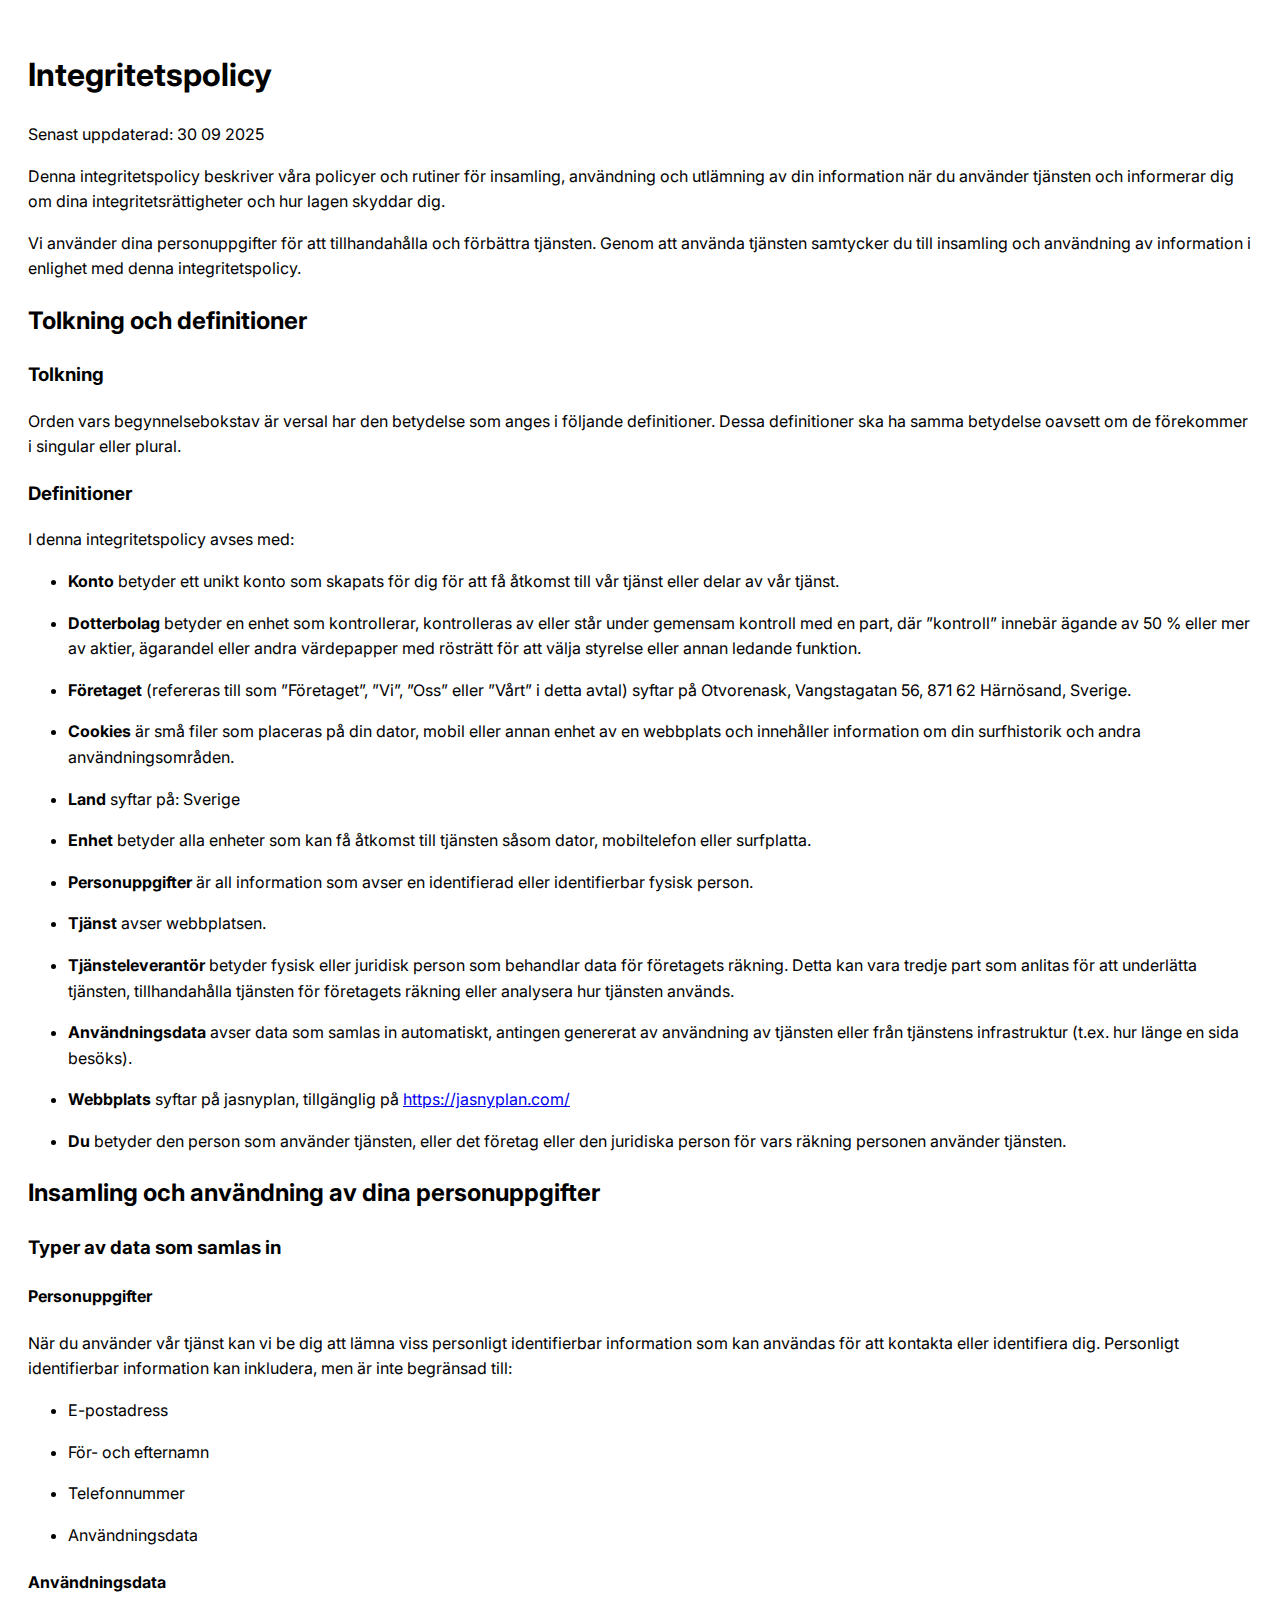
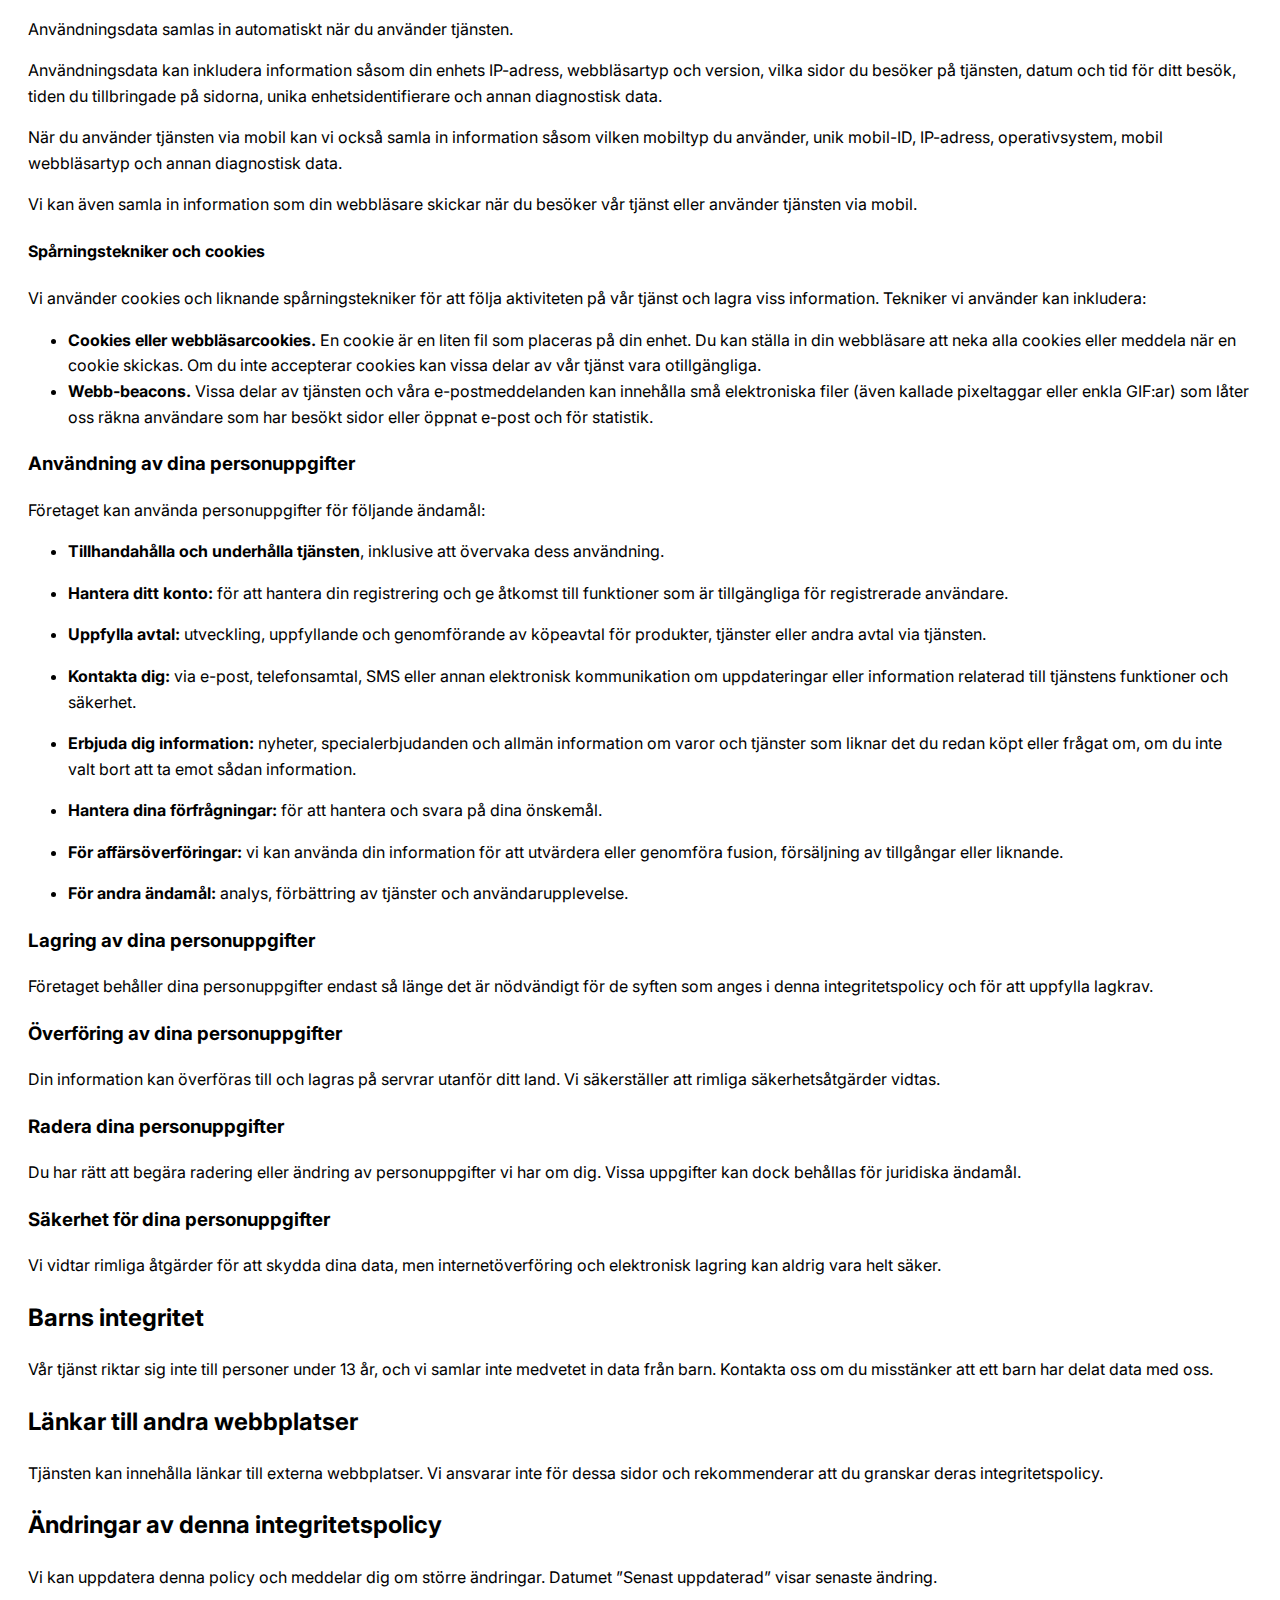
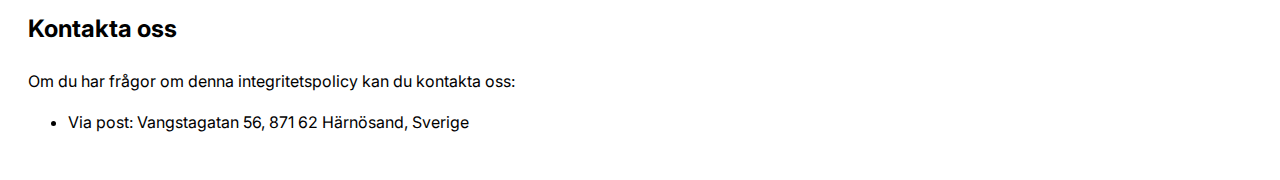
<file: privacy-policy.html>
<!DOCTYPE html>
<html lang='sv'>
<head>
    <meta charset='UTF-8'>
    <meta name='viewport' content='width=device-width, initial-scale=1.0'>
    <title>Integritetspolicy</title>
    <link rel='preconnect' href='https://fonts.googleapis.com'>
    <link rel='preconnect' href='https://fonts.gstatic.com' crossorigin>
    <link href='https://fonts.googleapis.com/css2?family=Inter:wght@400;500;600;700&display=swap' rel='stylesheet'>
    <style>
        body {
            font-family: 'Inter', -apple-system, BlinkMacSystemFont, sans-serif;
            line-height: 1.6;
            color: var(--gray-900);
            background: white;
            padding: 20px;
        }
    </style>
</head>
<body>
<h1>Integritetspolicy</h1>
<p>Senast uppdaterad: 30 09 2025</p>
<p>Denna integritetspolicy beskriver våra policyer och rutiner för insamling, användning och utlämning av din
    information
    när du använder tjänsten och informerar dig om dina integritetsrättigheter och hur lagen skyddar dig.</p>
<p>Vi använder dina personuppgifter för att tillhandahålla och förbättra tjänsten. Genom att använda tjänsten samtycker
    du till insamling och användning av information i enlighet med denna integritetspolicy.

<h2>Tolkning och definitioner</h2>
<h3>Tolkning</h3>
<p>Orden vars begynnelsebokstav är versal har den betydelse som anges i följande definitioner. Dessa definitioner ska ha
    samma betydelse oavsett om de förekommer i singular eller plural.</p>
<h3>Definitioner</h3>
<p>I denna integritetspolicy avses med:</p>
<ul>
    <li>
        <p><strong>Konto</strong> betyder ett unikt konto som skapats för dig för att få åtkomst till vår tjänst eller
            delar av vår tjänst.</p>
    </li>
    <li>
        <p><strong>Dotterbolag</strong> betyder en enhet som kontrollerar, kontrolleras av eller står under gemensam
            kontroll med en part, där ”kontroll” innebär ägande av 50 % eller mer av aktier, ägarandel eller andra
            värdepapper med rösträtt för att välja styrelse eller annan ledande funktion.</p>
    </li>
    <li>
        <p><strong>Företaget</strong> (refereras till som ”Företaget”, ”Vi”, ”Oss” eller ”Vårt” i detta avtal) syftar på
            Otvorenask, Vangstagatan 56, 871 62 Härnösand, Sverige.</p>
    </li>
    <li>
        <p><strong>Cookies</strong> är små filer som placeras på din dator, mobil eller annan enhet av en webbplats och
            innehåller information om din surfhistorik och andra användningsområden.</p>
    </li>
    <li>
        <p><strong>Land</strong> syftar på: Sverige</p>
    </li>
    <li>
        <p><strong>Enhet</strong> betyder alla enheter som kan få åtkomst till tjänsten såsom dator, mobiltelefon eller
            surfplatta.</p>
    </li>
    <li>
        <p><strong>Personuppgifter</strong> är all information som avser en identifierad eller identifierbar fysisk
            person.</p>
    </li>
    <li>
        <p><strong>Tjänst</strong> avser webbplatsen.</p>
    </li>
    <li>
        <p><strong>Tjänsteleverantör</strong> betyder fysisk eller juridisk person som behandlar data för företagets
            räkning. Detta kan vara tredje part som anlitas för att underlätta tjänsten, tillhandahålla tjänsten för
            företagets räkning eller analysera hur tjänsten används.</p>
    </li>
    <li>
        <p><strong>Användningsdata</strong> avser data som samlas in automatiskt, antingen genererat av användning av
            tjänsten eller från tjänstens infrastruktur (t.ex. hur länge en sida besöks).</p>
    </li>
    <li>
        <p><strong>Webbplats</strong> syftar på jasnyplan, tillgänglig på <a href='https://jasnyplan.com/'
                                                                             rel='external nofollow noopener'
                                                                             target='_blank'>https://jasnyplan.com/</a>
        </p>
    </li>
    <li>
        <p><strong>Du</strong> betyder den person som använder tjänsten, eller det företag eller den juridiska person
            för vars räkning personen använder tjänsten.</p>
    </li>
</ul>

<h2>Insamling och användning av dina personuppgifter</h2>
<h3>Typer av data som samlas in</h3>
<h4>Personuppgifter</h4>
<p>När du använder vår tjänst kan vi be dig att lämna viss personligt identifierbar information som kan användas för att
    kontakta eller identifiera dig. Personligt identifierbar information kan inkludera, men är inte begränsad till:</p>
<ul>
    <li><p>E-postadress</p></li>
    <li><p>För- och efternamn</p></li>
    <li><p>Telefonnummer</p></li>
    <li><p>Användningsdata</p></li>
</ul>
<h4>Användningsdata</h4>
<p>Användningsdata samlas in automatiskt när du använder tjänsten.</p>
<p>Användningsdata kan inkludera information såsom din enhets IP-adress, webbläsartyp och version, vilka sidor du
    besöker på tjänsten, datum och tid för ditt besök, tiden du tillbringade på sidorna, unika enhetsidentifierare och
    annan diagnostisk data.</p>
<p>När du använder tjänsten via mobil kan vi också samla in information såsom vilken mobiltyp du använder, unik
    mobil-ID, IP-adress, operativsystem, mobil webbläsartyp och annan diagnostisk data.</p>
<p>Vi kan även samla in information som din webbläsare skickar när du besöker vår tjänst eller använder tjänsten via
    mobil.</p>

<h4>Spårningstekniker och cookies</h4>
<p>Vi använder cookies och liknande spårningstekniker för att följa aktiviteten på vår tjänst och lagra viss
    information.
    Tekniker vi använder kan inkludera:</p>
<ul>
    <li><strong>Cookies eller webbläsarcookies.</strong> En cookie är en liten fil som placeras på din enhet. Du kan
        ställa in din webbläsare att neka alla cookies eller meddela när en cookie skickas. Om du inte accepterar
        cookies kan vissa delar av vår tjänst vara otillgängliga.
    </li>
    <li><strong>Webb-beacons.</strong> Vissa delar av tjänsten och våra e-postmeddelanden kan innehålla små elektroniska
        filer (även kallade pixeltaggar eller enkla GIF:ar) som låter oss räkna användare som har besökt sidor eller
        öppnat e-post och för statistik.
    </li>
</ul>

<h3>Användning av dina personuppgifter</h3>
<p>Företaget kan använda personuppgifter för följande ändamål:</p>
<ul>
    <li><p><strong>Tillhandahålla och underhålla tjänsten</strong>, inklusive att övervaka dess användning.</p></li>
    <li><p><strong>Hantera ditt konto:</strong> för att hantera din registrering och ge åtkomst till funktioner som är
        tillgängliga för registrerade användare.</p></li>
    <li><p><strong>Uppfylla avtal:</strong> utveckling, uppfyllande och genomförande av köpeavtal för produkter,
        tjänster eller andra avtal via tjänsten.</p></li>
    <li><p><strong>Kontakta dig:</strong> via e-post, telefonsamtal, SMS eller annan elektronisk kommunikation om
        uppdateringar eller information relaterad till tjänstens funktioner och säkerhet.</p></li>
    <li><p><strong>Erbjuda dig information:</strong> nyheter, specialerbjudanden och allmän information om varor och
        tjänster som liknar det du redan köpt eller frågat om, om du inte valt bort att ta emot sådan information.</p>
    </li>
    <li><p><strong>Hantera dina förfrågningar:</strong> för att hantera och svara på dina önskemål.</p></li>
    <li><p><strong>För affärsöverföringar:</strong> vi kan använda din information för att utvärdera eller genomföra
        fusion, försäljning av tillgångar eller liknande.</p></li>
    <li><p><strong>För andra ändamål:</strong> analys, förbättring av tjänster och användarupplevelse.</p></li>
</ul>

<h3>Lagring av dina personuppgifter</h3>
<p>Företaget behåller dina personuppgifter endast så länge det är nödvändigt för de syften som anges i denna
    integritetspolicy och för att uppfylla lagkrav.</p>

<h3>Överföring av dina personuppgifter</h3>
<p>Din information kan överföras till och lagras på servrar utanför ditt land. Vi säkerställer att rimliga
    säkerhetsåtgärder vidtas.</p>

<h3>Radera dina personuppgifter</h3>
<p>Du har rätt att begära radering eller ändring av personuppgifter vi har om dig. Vissa uppgifter kan dock behållas för
    juridiska ändamål.</p>

<h3>Säkerhet för dina personuppgifter</h3>
<p>Vi vidtar rimliga åtgärder för att skydda dina data, men internetöverföring och elektronisk lagring kan aldrig vara
    helt säker.</p>

<h2>Barns integritet</h2>
<p>Vår tjänst riktar sig inte till personer under 13 år, och vi samlar inte medvetet in data från barn. Kontakta oss om
    du misstänker att ett barn har delat data med oss.</p>

<h2>Länkar till andra webbplatser</h2>
<p>Tjänsten kan innehålla länkar till externa webbplatser. Vi ansvarar inte för dessa sidor och rekommenderar att du
    granskar deras integritetspolicy.</p>

<h2>Ändringar av denna integritetspolicy</h2>
<p>Vi kan uppdatera denna policy och meddelar dig om större ändringar. Datumet ”Senast uppdaterad” visar senaste
    ändring.</p>

<h2>Kontakta oss</h2>
<p>Om du har frågor om denna integritetspolicy kan du kontakta oss:</p>
<ul>
    <li>Via post: Vangstagatan 56, 871 62 Härnösand, Sverige</li>
</ul>
</body>
</html>
</file>
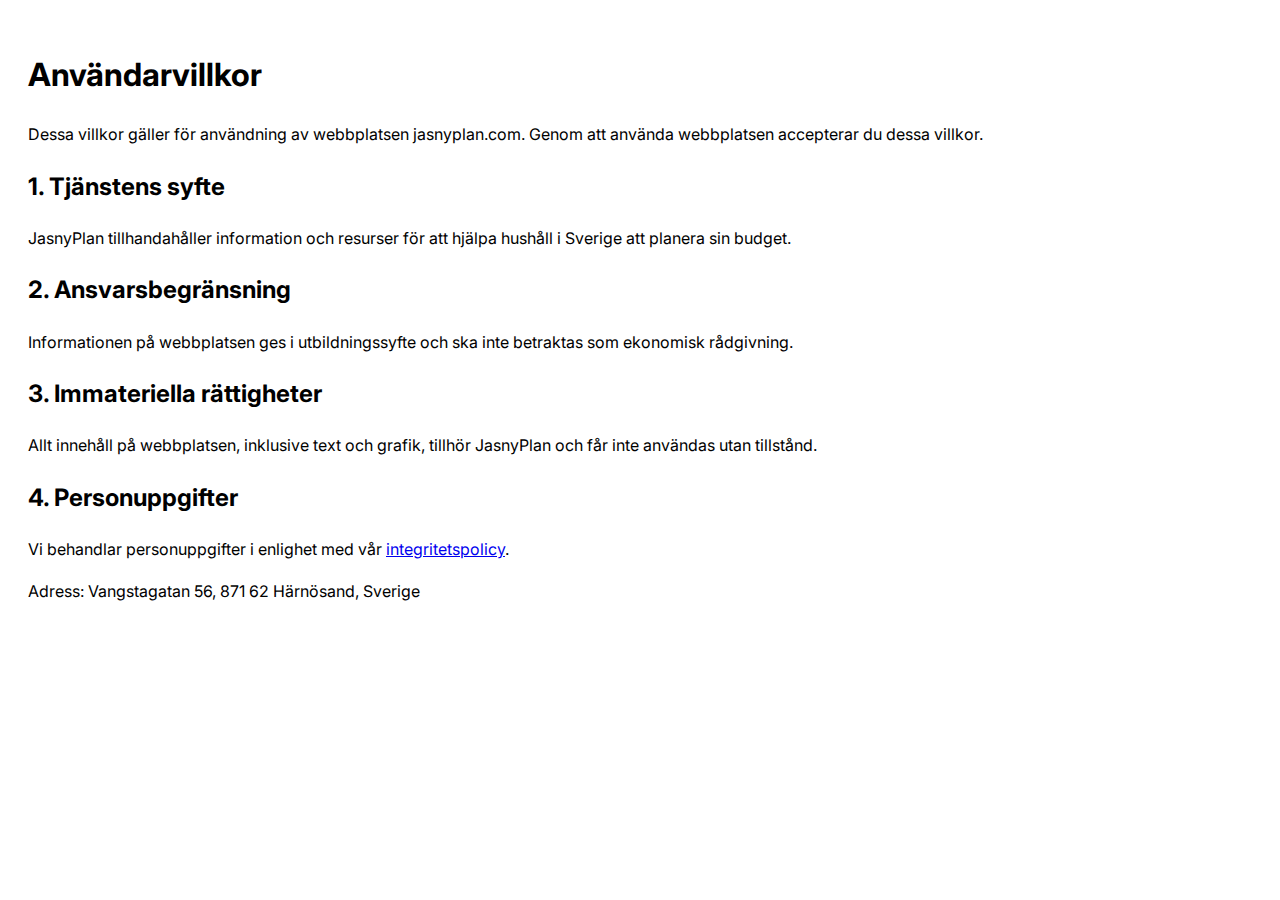
<file: terms.html>
<!DOCTYPE html>
<html lang='sv'>
<head>
    <meta charset='UTF-8'>
    <meta name='viewport' content='width=device-width, initial-scale=1.0'>
    <title>Användarvillkor</title>
    <link rel='preconnect' href='https://fonts.googleapis.com'>
    <link rel='preconnect' href='https://fonts.gstatic.com' crossorigin>
    <link href='https://fonts.googleapis.com/css2?family=Inter:wght@400;500;600;700&display=swap' rel='stylesheet'>
    <style>
        body {
            font-family: 'Inter', -apple-system, BlinkMacSystemFont, sans-serif;
            line-height: 1.6;
            color: var(--gray-900);
            background: white;
            padding: 20px;
        }
    </style>
</head>
<body>
<h1>Användarvillkor</h1>
<p>Dessa villkor gäller för användning av webbplatsen jasnyplan.com. Genom att använda webbplatsen accepterar du dessa
    villkor.</p>

<h2>1. Tjänstens syfte</h2>
<p>JasnyPlan tillhandahåller information och resurser för att hjälpa hushåll i Sverige att planera sin budget.</p>

<h2>2. Ansvarsbegränsning</h2>
<p>Informationen på webbplatsen ges i utbildningssyfte och ska inte betraktas som ekonomisk rådgivning.</p>

<h2>3. Immateriella rättigheter</h2>
<p>Allt innehåll på webbplatsen, inklusive text och grafik, tillhör JasnyPlan och får inte användas utan tillstånd.</p>

<h2>4. Personuppgifter</h2>
<p>Vi behandlar personuppgifter i enlighet med vår <a href="privacy-policy.html">integritetspolicy</a>.</p>

<p>Adress: Vangstagatan 56, 871 62 Härnösand, Sverige</p>

</body>
</html>
</file>
<file: style.css>
* {
    margin: 0;
    padding: 0;
    box-sizing: border-box;
}

:root {
    --blue-50: #eff6ff;
    --blue-100: #dbeafe;
    --blue-600: #2563eb;
    --blue-700: #1d4ed8;
    --yellow-50: #fefce8;
    --yellow-100: #fef3c7;
    --yellow-400: #fbbf24;
    --yellow-500: #f59e0b;
    --yellow-600: #d97706;
    --gray-50: #f9fafb;
    --gray-100: #f3f4f6;
    --gray-400: #9ca3af;
    --gray-600: #4b5563;
    --gray-700: #374151;
    --gray-900: #111827;
    --green-600: #059669;
    --red-500: #ef4444;
    --red-600: #dc2626;
}

body {
    font-family: 'Inter', -apple-system, BlinkMacSystemFont, sans-serif;
    line-height: 1.6;
    color: var(--gray-900);
    background: white;
}

.container {
    max-width: 1200px;
    margin: 0 auto;
    padding: 0 1rem;
}

.container-lg {
    max-width: 1536px;
    margin: 0 auto;
    padding: 0 1rem;
}

.container-md {
    max-width: 1024px;
    margin: 0 auto;
    padding: 0 1rem;
}

/* Hero Section */
.hero {
    background: linear-gradient(135deg, var(--blue-50) 0%, white 50%, var(--yellow-50) 100%);
    padding: 4rem 0 6rem;
}

.hero-grid {
    display: grid;
    gap: 3rem;
    align-items: center;
}

.hero-content {
    display: flex;
    flex-direction: column;
    gap: 2rem;
}

.hero h1 {
    font-size: 2.5rem;
    font-weight: 700;
    line-height: 1.2;
    color: var(--gray-900);
}

.hero p {
    font-size: 1.25rem;
    color: var(--gray-600);
    line-height: 1.6;
}

.btn {
    display: inline-flex;
    align-items: center;
    justify-content: center;
    padding: 1rem 2rem;
    font-size: 1.125rem;
    font-weight: 500;
    border-radius: 0.5rem;
    border: none;
    cursor: pointer;
    transition: all 0.3s ease;
    text-decoration: none;
    gap: 0.5rem;
}

.btn-primary {
    background: var(--blue-600);
    color: white;
}

.btn-primary:hover {
    background: var(--blue-700);
    transform: scale(1.05);
}

.btn-secondary {
    background: var(--yellow-500);
    color: white;
}

.btn-secondary:hover {
    background: var(--yellow-600);
    transform: scale(1.05);
}

.hero-image-container {
    position: relative;
}

.hero-image-bg {
    position: absolute;
    inset: 0;
    background: linear-gradient(45deg, var(--blue-100), var(--yellow-100));
    border-radius: 1rem;
    transform: rotate(3deg);
}

.hero-image {
    position: relative;
    z-index: 10;
    width: 100%;
    height: auto;
    border-radius: 1rem;
    box-shadow: 0 25px 50px -12px rgba(0, 0, 0, 0.25);
}

/* Section Styles */
.section {
    padding: 4rem 0 5rem;
}

.section-gray {
    background: var(--gray-50);
}

.section-title {
    font-size: 2rem;
    font-weight: 600;
    text-align: center;
    margin-bottom: 3rem;
    color: var(--gray-900);
}

/* Grid Layouts */
.grid-3 {
    display: grid;
    gap: 2rem;
    margin-bottom: 3rem;
}

.card {
    text-align: center;
    padding: 2rem;
    background: white;
    border-radius: 1rem;
    box-shadow: 0 1px 3px rgba(0, 0, 0, 0.1);
}

.card-blue {
    background: var(--blue-50);
}

.card-yellow {
    background: var(--yellow-50);
}

.icon-container {
    width: 4rem;
    height: 4rem;
    border-radius: 50%;
    display: flex;
    align-items: center;
    justify-content: center;
    margin: 0 auto 1.5rem;
}

.icon-blue {
    background: var(--blue-600);
}

.icon-yellow {
    background: var(--yellow-500);
}

.icon-blue-light {
    background: var(--blue-100);
}

.icon-yellow-light {
    background: var(--yellow-100);
}

.card h3 {
    font-size: 1.25rem;
    font-weight: 600;
    margin-bottom: 1rem;
    color: var(--gray-900);
}

.card p {
    color: var(--gray-600);
}

/* Highlight Box */
.highlight-box {
    background: var(--yellow-50);
    border-left: 4px solid var(--yellow-400);
    border-radius: 0 0.5rem 0.5rem 0;
    padding: 1.5rem;
    margin-top: 2rem;
}

.highlight-content {
    display: flex;
    align-items: flex-start;
    gap: 1rem;
}

.highlight-box p {
    margin: 0;
}

.highlight-box strong {
    font-size: 1.125rem;
    color: var(--gray-900);
}

/* Tax Tips */
.tips-grid {
    display: grid;
    gap: 2rem;
    margin-bottom: 3rem;
}

.tip-item {
    display: flex;
    align-items: flex-start;
    gap: 1rem;
    padding: 1.5rem;
    background: white;
    border-radius: 0.75rem;
    box-shadow: 0 1px 3px rgba(0, 0, 0, 0.1);
}

.tip-icon {
    width: 2rem;
    height: 2rem;
    border-radius: 50%;
    display: flex;
    align-items: center;
    justify-content: center;
    flex-shrink: 0;
    margin-top: 0.25rem;
}

.tip-content h3 {
    font-size: 1.125rem;
    font-weight: 600;
    margin-bottom: 0.5rem;
    color: var(--gray-900);
}

.reminder-box {
    background: var(--blue-50);
    border: 1px solid var(--blue-100);
    border-radius: 0.75rem;
    padding: 1.5rem;
    display: flex;
    align-items: center;
    gap: 1rem;
}

/* CTA Section */
.cta-section {
    background: linear-gradient(135deg, var(--blue-600), var(--blue-700));
    color: white;
    padding: 4rem 0 5rem;
}

.cta-title {
    font-size: 2rem;
    font-weight: 600;
    text-align: center;
    margin-bottom: 1.5rem;
}

.cta-subtitle {
    font-size: 1.25rem;
    text-align: center;
    margin-bottom: 3rem;
    color: rgba(219, 234, 254, 0.9);
}

/* Form Styles */
.form-container {
    max-width: 28rem;
    margin: 0 auto;
    background: white;
    border-radius: 1rem;
    padding: 2rem;
}

.form-group {
    margin-bottom: 1.5rem;
}

.form-label {
    display: block;
    margin-bottom: 0.5rem;
    font-weight: 500;
    color: var(--gray-900);
}

.form-input {
    width: 100%;
    padding: 0.75rem;
    border: 1px solid #d1d5db;
    border-radius: 0.375rem;
    font-size: 1rem;
    transition: border-color 0.3s ease;
    background: white;
}

.form-input:focus {
    outline: none;
    border-color: var(--blue-600);
    box-shadow: 0 0 0 3px rgba(37, 99, 235, 0.1);
}

.form-input.error {
    border-color: var(--red-500);
}

.checkbox-group {
    display: flex;
    align-items: flex-start;
    gap: 0.75rem;
    margin-bottom: 1.5rem;
}

.checkbox {
    width: 1rem;
    height: 1rem;
    margin-top: 0.125rem;
}

.checkbox-label {
    font-size: 0.875rem;
    line-height: 1.4;
    color: var(--gray-700);
}

.error-message {
    color: var(--red-600);
    font-size: 0.875rem;
    margin-top: 0.25rem;
}

.success-container {
    max-width: 28rem;
    margin: 0 auto;
    background: white;
    border-radius: 1rem;
    padding: 2rem;
    text-align: center;
}

.success-icon {
    width: 4rem;
    height: 4rem;
    margin: 0 auto 1rem;
}

.success-title {
    font-size: 1.5rem;
    font-weight: 600;
    margin-bottom: 0.5rem;
    color: var(--gray-900);
}

.success-text {
    color: var(--gray-600);
}

/* Icons */
.icon {
    width: 1.5rem;
    height: 1.5rem;
    fill: currentColor;
}

.icon-lg {
    width: 2.5rem;
    height: 2.5rem;
    fill: currentColor;
}

.icon-xl {
    width: 4rem;
    height: 4rem;
    fill: currentColor;
}

.link {
    text-decoration: none;
    color: inherit;
}

.link:hover {
    opacity: 0.7;
}

/* Footer */

.footer {
    background: var(--gray-900);
    color: #fff;
    padding: 20px 20px;
    font-size: 14px;
}

.footer-columns {
    display: flex;
    flex-wrap: wrap;
    justify-content: space-between;
}

.footer-legal h4,
.footer-contact h4 {
    margin-bottom: 10px;
}

.footer-legal ul {
    list-style: none;
    padding: 0;
}

.footer-legal li {
    margin-bottom: 5px;
}

.footer-legal a,
.footer-contact a {
    color: #ccc;
    text-decoration: none;
}

.footer-legal a:hover,
.footer-contact a:hover {
    color: #fff;
}

.footer-bottom {
    margin-top: 20px;
    text-align: center;
    border-top: 1px solid #333;
    padding-top: 10px;
    font-size: 12px;
}


/* Responsive Design */
@media (min-width: 768px) {
    .hero h1 {
        font-size: 3rem;
    }

    .section-title {
        font-size: 2.5rem;
    }

    .cta-title {
        font-size: 2.5rem;
    }

    .grid-3 {
        grid-template-columns: repeat(3, 1fr);
    }

    .tips-grid {
        grid-template-columns: repeat(1, 1fr);
    }
}

@media (min-width: 1024px) {
    .hero {
        padding: 6rem 0;
    }

    .hero h1 {
        font-size: 3.5rem;
    }

    .hero-grid {
        grid-template-columns: 1fr 1fr;
        gap: 4rem;
    }

    .section {
        padding: 5rem 0;
    }
}

/* Hidden class for JavaScript */
.hidden {
    display: none !important;
}
</file>
